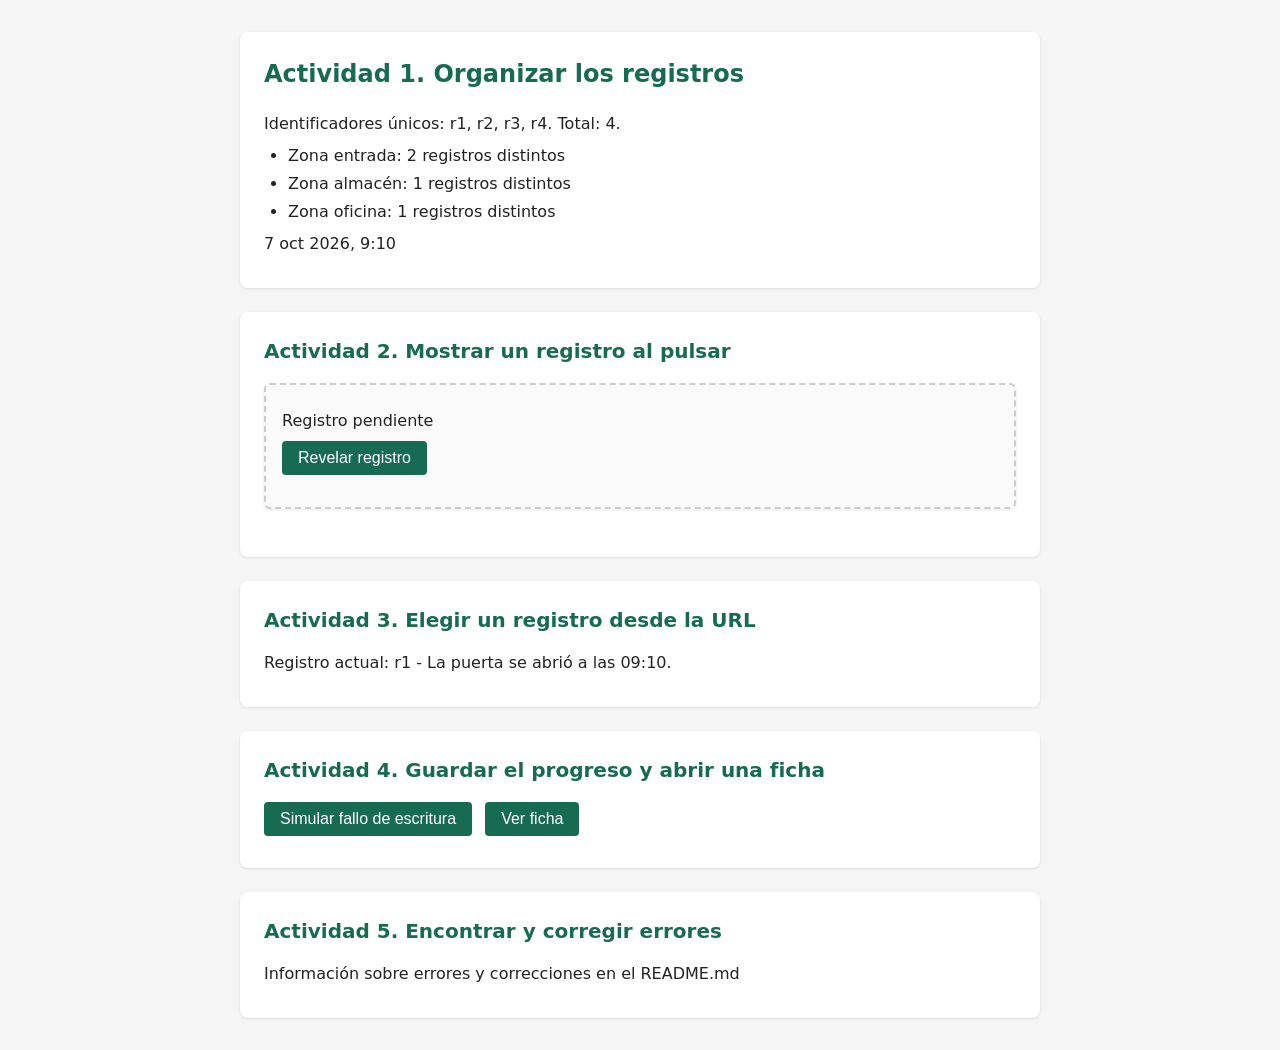
<file: UT3/Práctica. Actividades UT3/index.html>
<!doctype html>
<html lang="es">
  <head>
    <meta charset="utf-8" />
    <meta name="viewport" content="width=device-width, initial-scale=1" />
    <title>Actividades UT3</title>
    <link rel="stylesheet" href="./estilos.css" />
  </head>
  <body>
    <main>
      <section>
        <h1>Actividad 1. Organizar los registros</h1>
        <p id="salida-identificadores"></p>
        <ul id="salida-zonas"></ul>
        <p id="salida-fecha"></p>
      </section>

      <section>
        <h2>Actividad 2. Mostrar un registro al pulsar</h2>
        <section id="panel">
          <p id="estado">Registro pendiente</p>
          <button id="revelar" type="button">Revelar registro</button>
          <ul id="registros"></ul>
        </section>
      </section>

      <section>
        <h2>Actividad 3. Elegir un registro desde la URL</h2>
        <p id="registro-actual">Registro actual: r1</p>
      </section>

      <section>
        <h2>Actividad 4. Guardar el progreso y abrir una ficha</h2>
        <p id="estado-progreso"></p>
        
        <button id="simular-fallo-escritura" type="button">
          Simular fallo de escritura
        </button>
        <button id="abrir-ficha" type="button">Ver ficha</button>

        <section id="ficha-local" hidden>
          <h3>Ficha del registro</h3>
          <dl>
            <dt>Identificador</dt>
            <dd id="ficha-id-local"></dd>

            <dt>Zona</dt>
            <dd id="ficha-zona-local"></dd>

            <dt>Texto</dt>
            <dd id="ficha-texto"></dd>

            <dt>Fecha</dt>
            <dd id="ficha-fecha-local"></dd>
          </dl>
        </section>
      </section>
        
      <section>
        <h2>Actividad 5. Encontrar y corregir errores</h2>
        <p>Información sobre errores y correcciones en el README.md</p>
      </section>
    </main>

    <script type="module" src="./app.js"></script>
  </body>
</html>
</file>
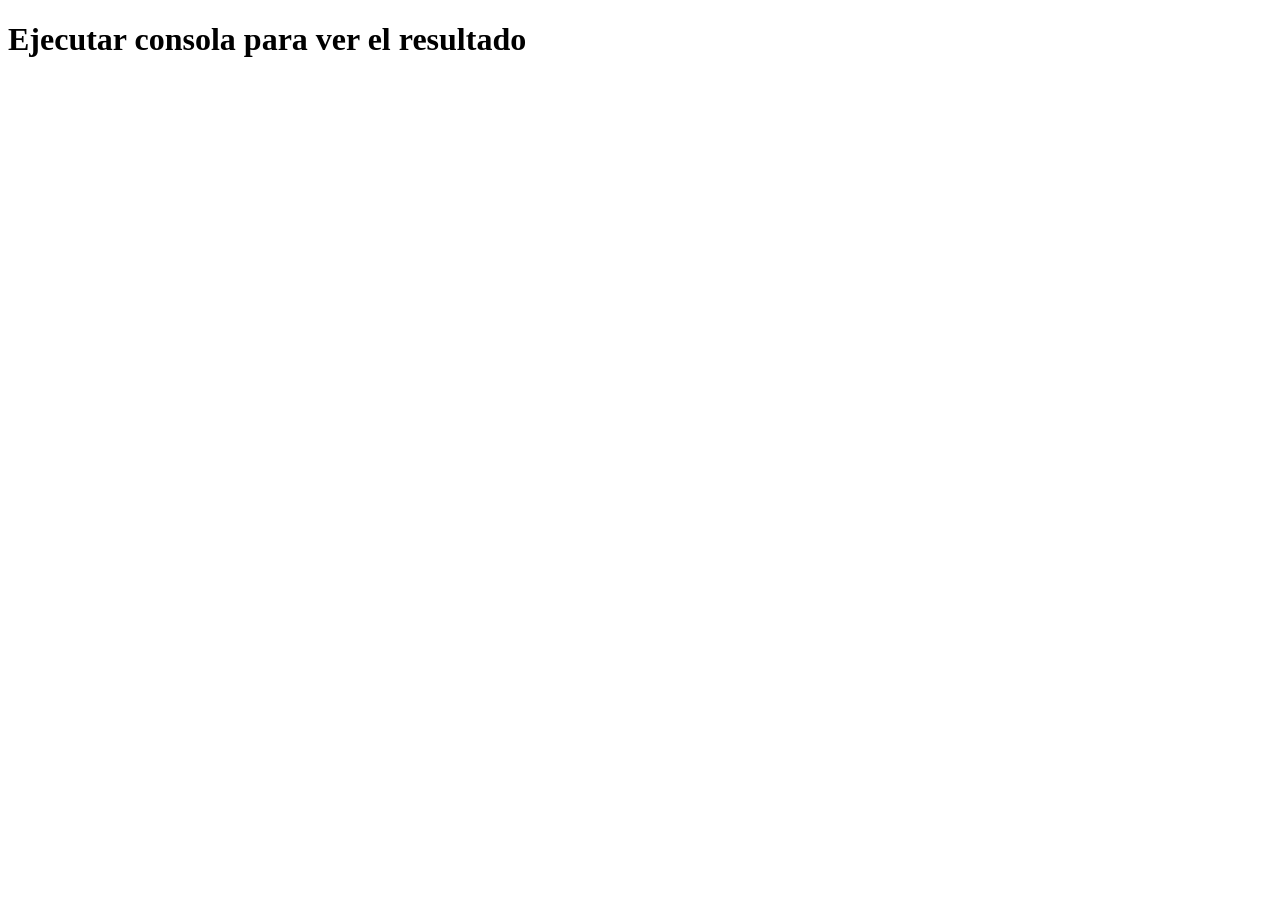
<file: UT2/Práctica. Actividades UT2/Actividad2/index.html>
<!DOCTYPE html>
<html lang="es">
<head>
    <meta charset="UTF-8">
    <meta name="viewport" content="width=device-width, initial-scale=1.0">
    <title>Ejercicio 2 - Javier Collado Vinagre</title>
    <script type="module" src="script.js"></script>
</head>
<body>
    <h1>Ejecutar consola para ver el resultado</h1>
</body>
</html>
</file>
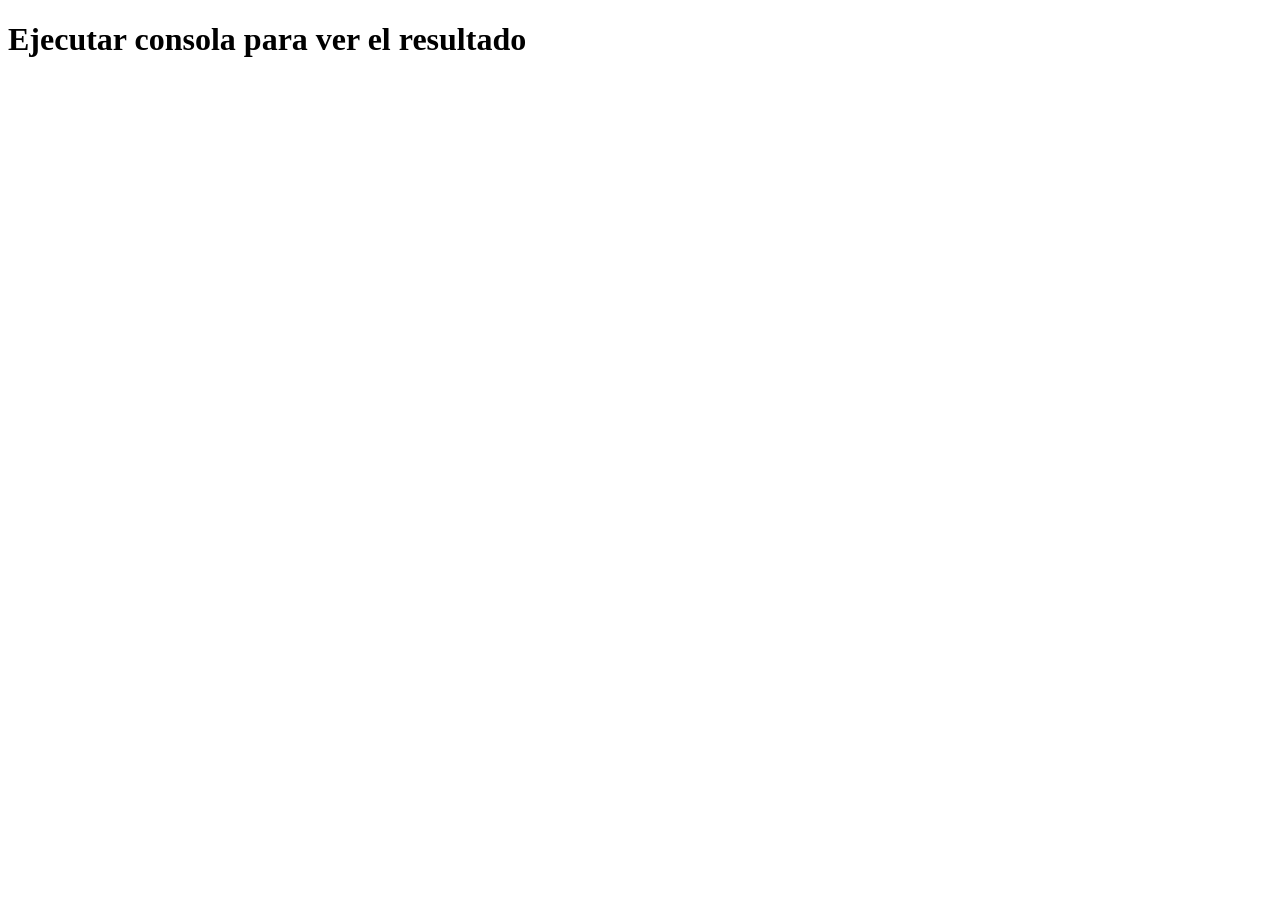
<file: UT2/Práctica. Actividades UT2/Actividad3/index.html>
<!DOCTYPE html>
<html lang="es">
<head>
    <meta charset="UTF-8">
    <meta name="viewport" content="width=device-width, initial-scale=1.0">
    <title>Ejercicio 3 - Javier Collado Vinagre</title>
    <script type="module" src="script.js"></script>
</head>
<body>
    <h1>Ejecutar consola para ver el resultado</h1>
</body>
</html>
</file>
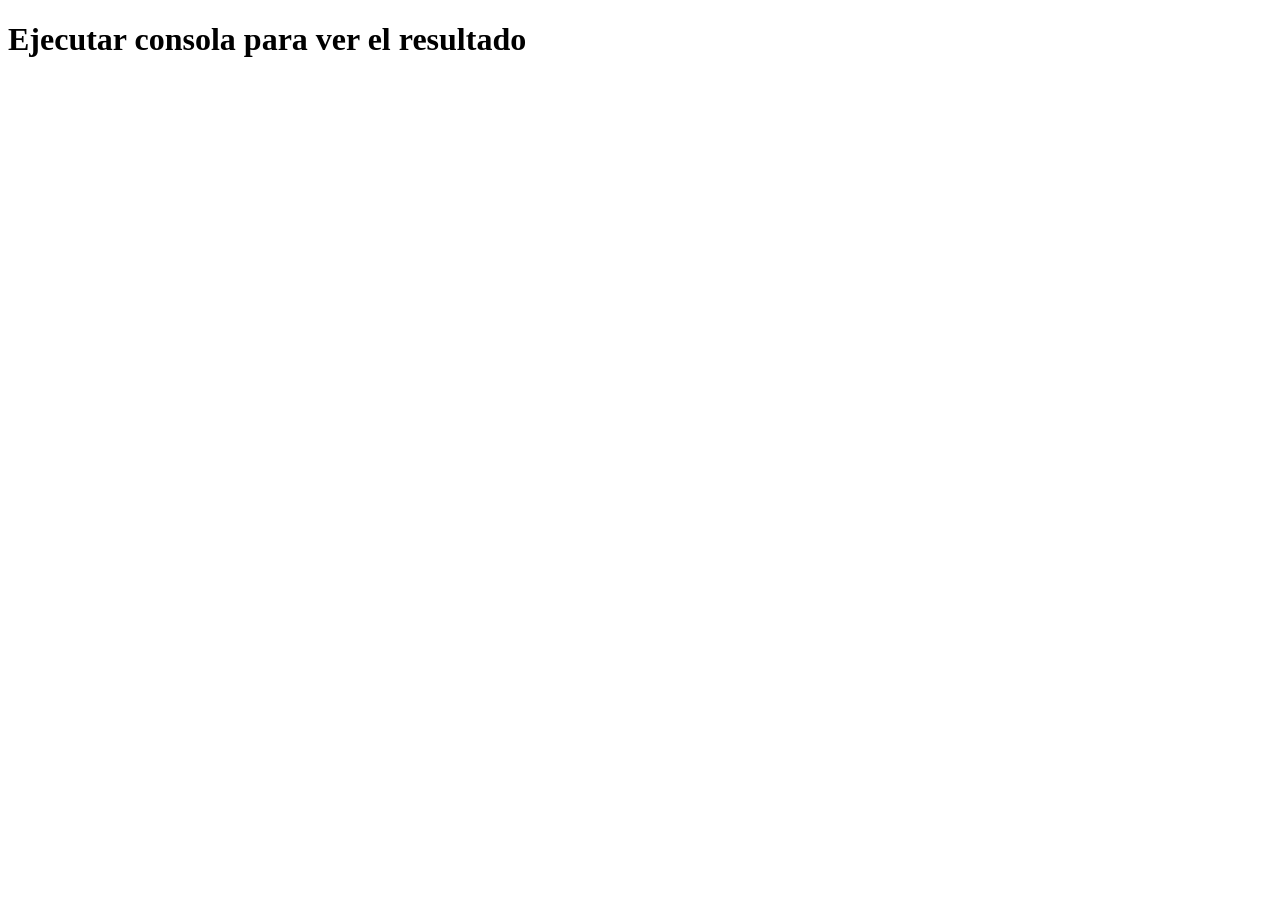
<file: UT2/Práctica. Actividades UT2/Actividad4/index.html>
<!DOCTYPE html>
<html lang="es">
<head>
    <meta charset="UTF-8">
    <meta name="viewport" content="width=device-width, initial-scale=1.0">
    <title>Ejercicio 4 - Javier Collado Vinagre</title>
    <script type="module" src="script.js"></script>
</head>
<body>
    <h1>Ejecutar consola para ver el resultado</h1>
</body>
</html>
</file>
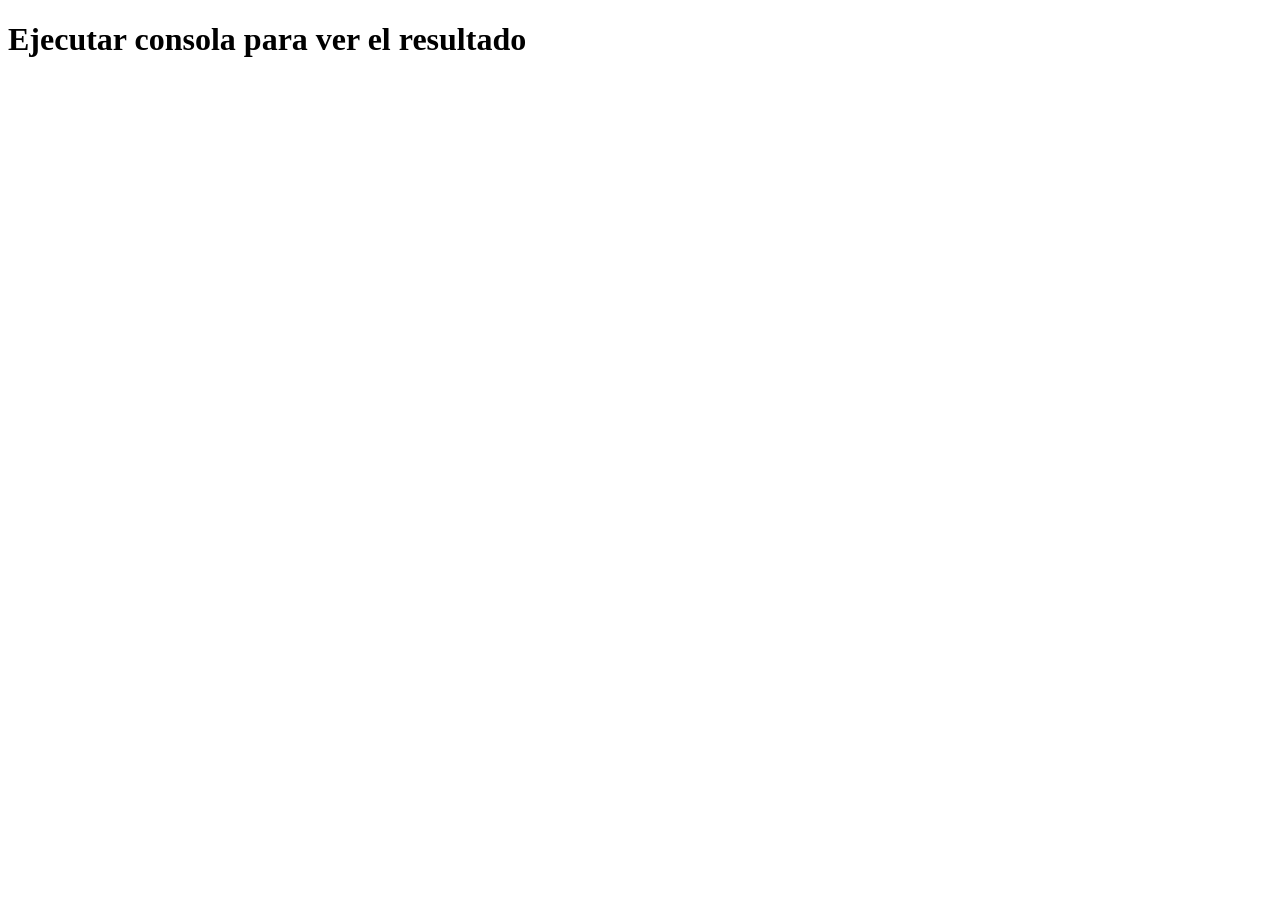
<file: UT2/Práctica. Actividades UT2/Actividad5/index.html>
<!DOCTYPE html>
<html lang="es">
<head>
    <meta charset="UTF-8">
    <meta name="viewport" content="width=device-width, initial-scale=1.0">
    <title>Ejercicio 2 B - Javier Collado Vinagre</title>
    <script type="module" src="script.js"></script>
</head>
<body>
    <h1>Ejecutar consola para ver el resultado</h1>
</body>
</html>
</file>
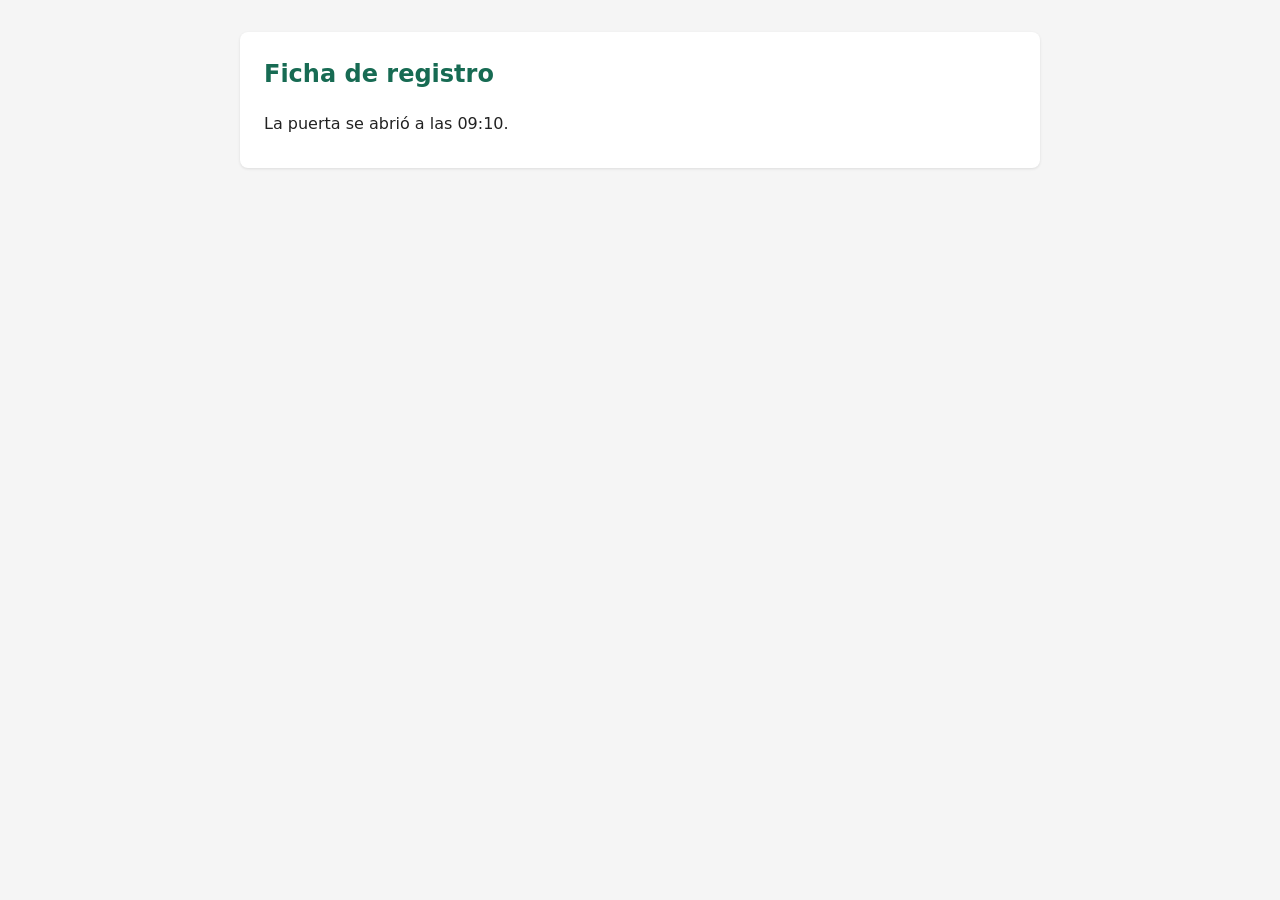
<file: UT3/Práctica. Actividades UT3/ficha.html>
<!doctype html>
<html lang="es">
<head>
  <meta charset="utf-8" />
  <meta name="viewport" content="width=device-width, initial-scale=1" />
  <title>Ficha del registro</title>
  <link rel="stylesheet" href="./estilos.css" />
</head>
<body>
  <main>
    <section>
      <h1>Ficha de registro</h1>
      <p id="ficha-texto"></p>
    </section>
  </main>
  <script type="module" src="./ficha.js"></script>
</body>
</html>
</file>
<file: UT3/Práctica. Actividades UT3/estilos.css>
body {
  font-family: system-ui, -apple-system, "Segoe UI", Roboto, sans-serif;
  margin: 0;
  padding: 0;
  background-color: #f5f5f5;
  color: #222;
  line-height: 1.5;
}

main {
  max-width: 800px;
  margin: 2rem auto;
  padding: 0 1rem;
}

section {
  background-color: white;
  border-radius: 8px;
  padding: 1.5rem;
  margin-bottom: 1.5rem;
  box-shadow: 0 1px 3px rgba(0, 0, 0, 0.1);
}

h1 {
  color: #176b53;
  margin-top: 0;
  font-size: 1.5rem;
}

h2 {
  color: #176b53;
  margin-top: 0;
  font-size: 1.25rem;
}

p {
  margin: 0.5rem 0;
}

ul {
  padding-left: 1.5rem;
  margin: 0.5rem 0;
}

li {
  margin-bottom: 0.25rem;
}

button {
  background-color: #176b53;
  color: white;
  border: none;
  padding: 0.5rem 1rem;
  border-radius: 4px;
  cursor: pointer;
  font-size: 1rem;
  margin-right: 0.5rem;
  margin-bottom: 0.5rem;
}

button:hover {
  background-color: #145a45;
}

button:focus {
  outline: 3px solid #ffbf47;
  outline-offset: 2px;
}

#panel {
  border: 2px dashed #ccc;
  padding: 1rem;
  border-radius: 6px;
  background-color: #fafafa;
}

#panel.descubierta {
  border: 2px solid #176b53;
  background-color: #eaf5f1;
}

#ficha-local {
  border: 1px solid #999;
  padding: 1rem;
  margin-top: 1rem;
  border-radius: 6px;
  background-color: #f9f9f9;
}

#estado-progreso {
  color: #b00020;
  font-weight: 600;
}
</file>
